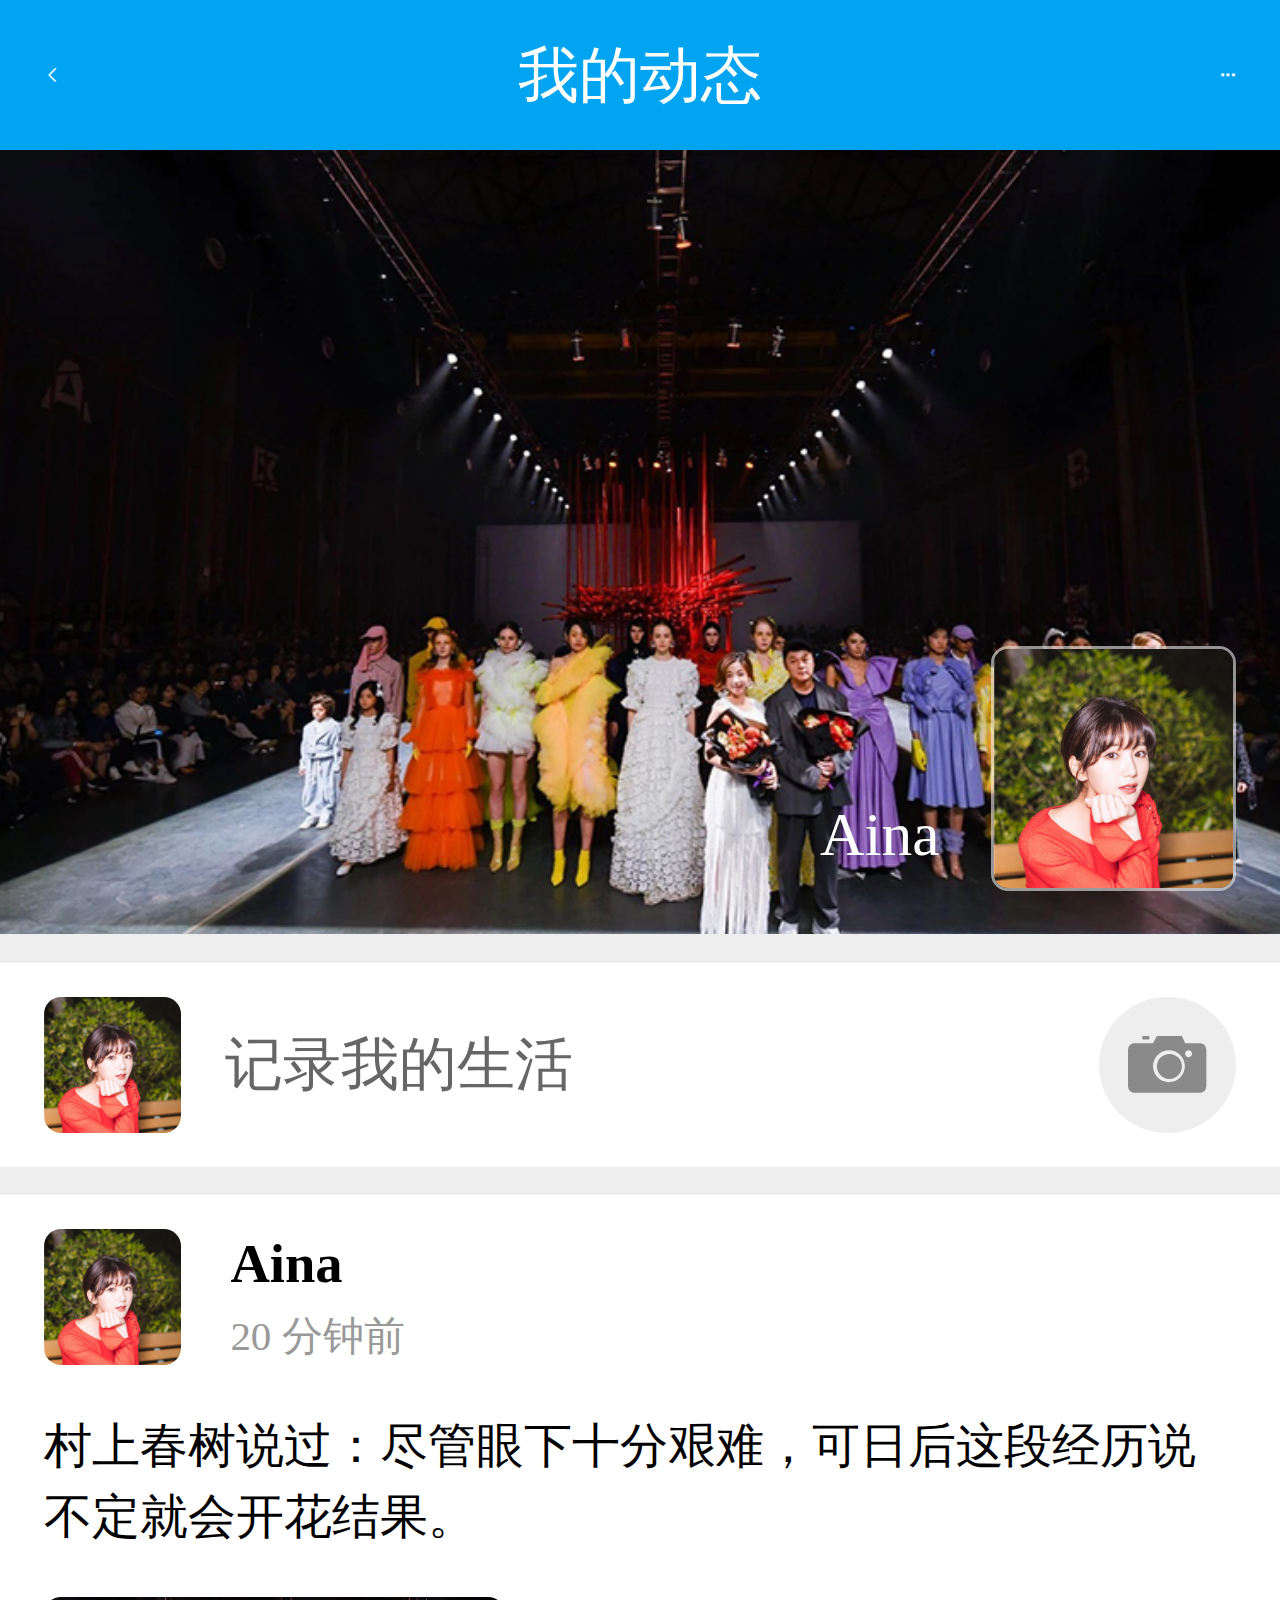
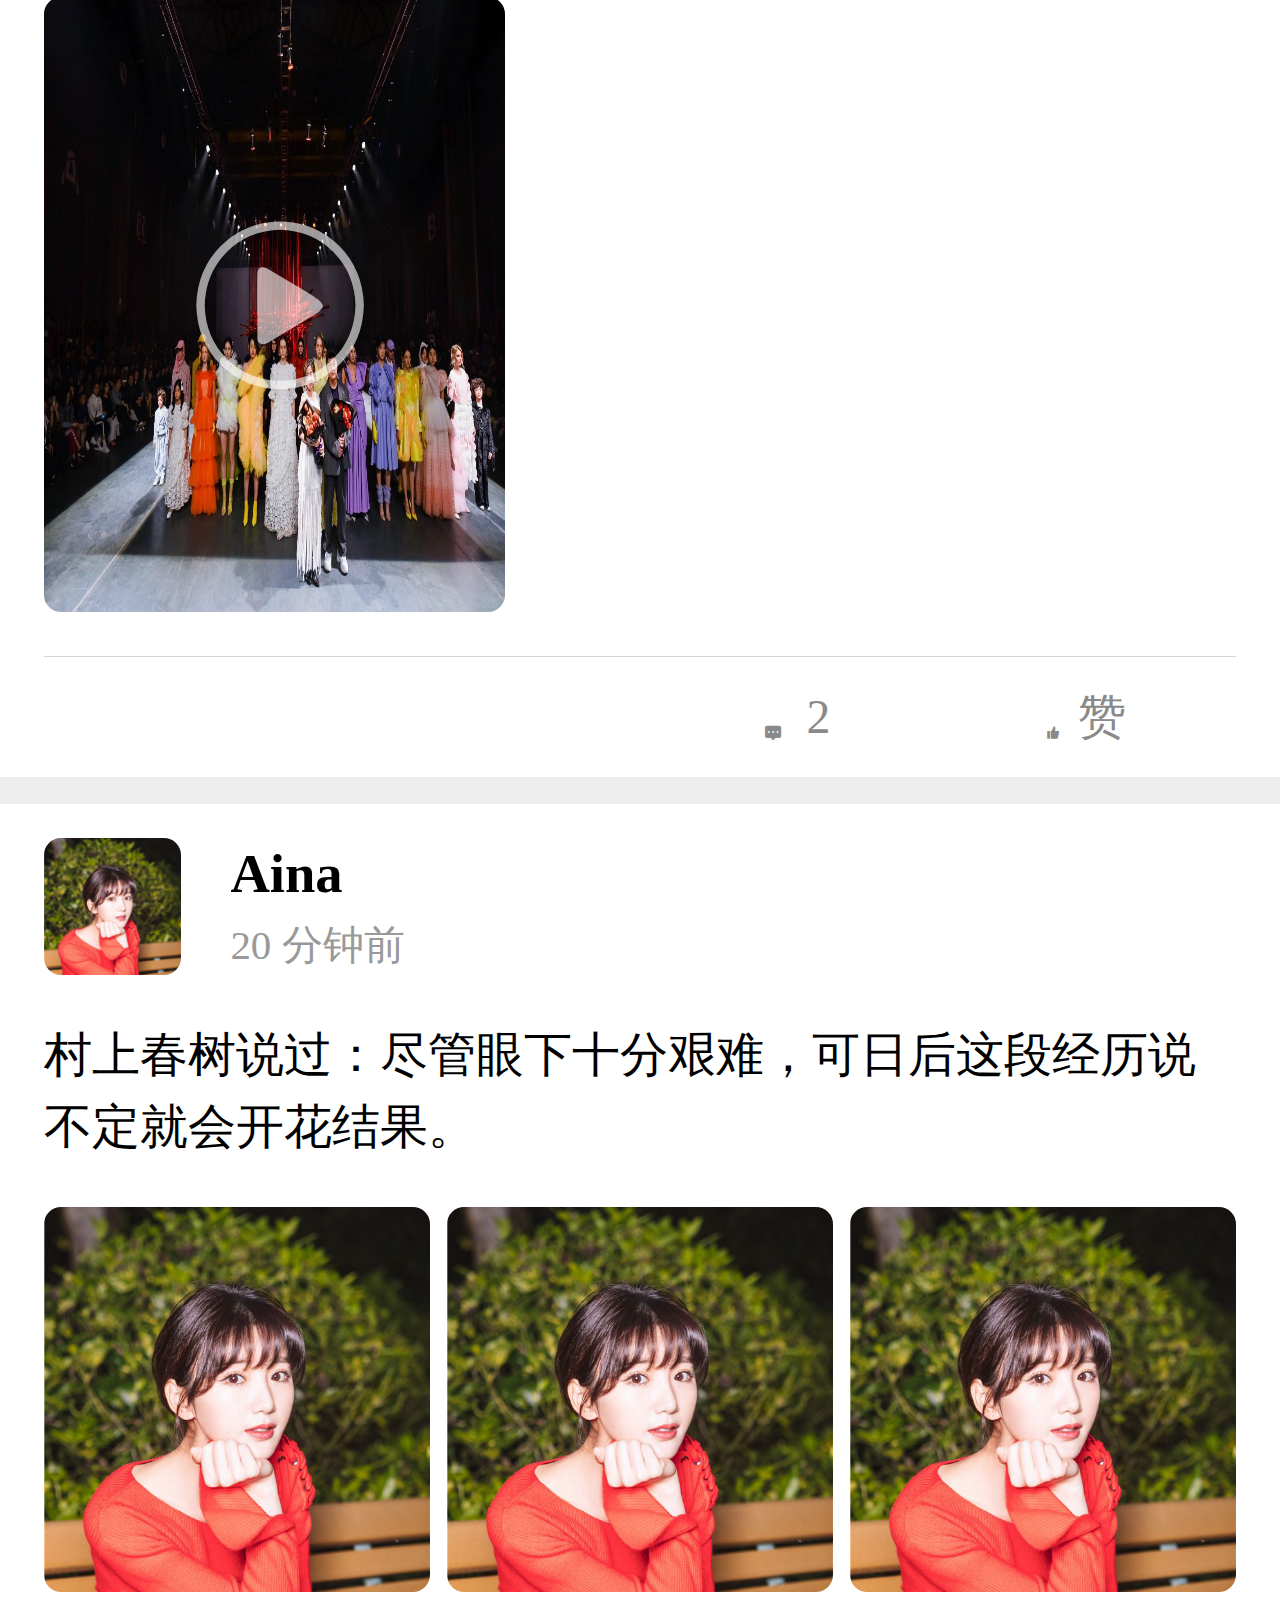
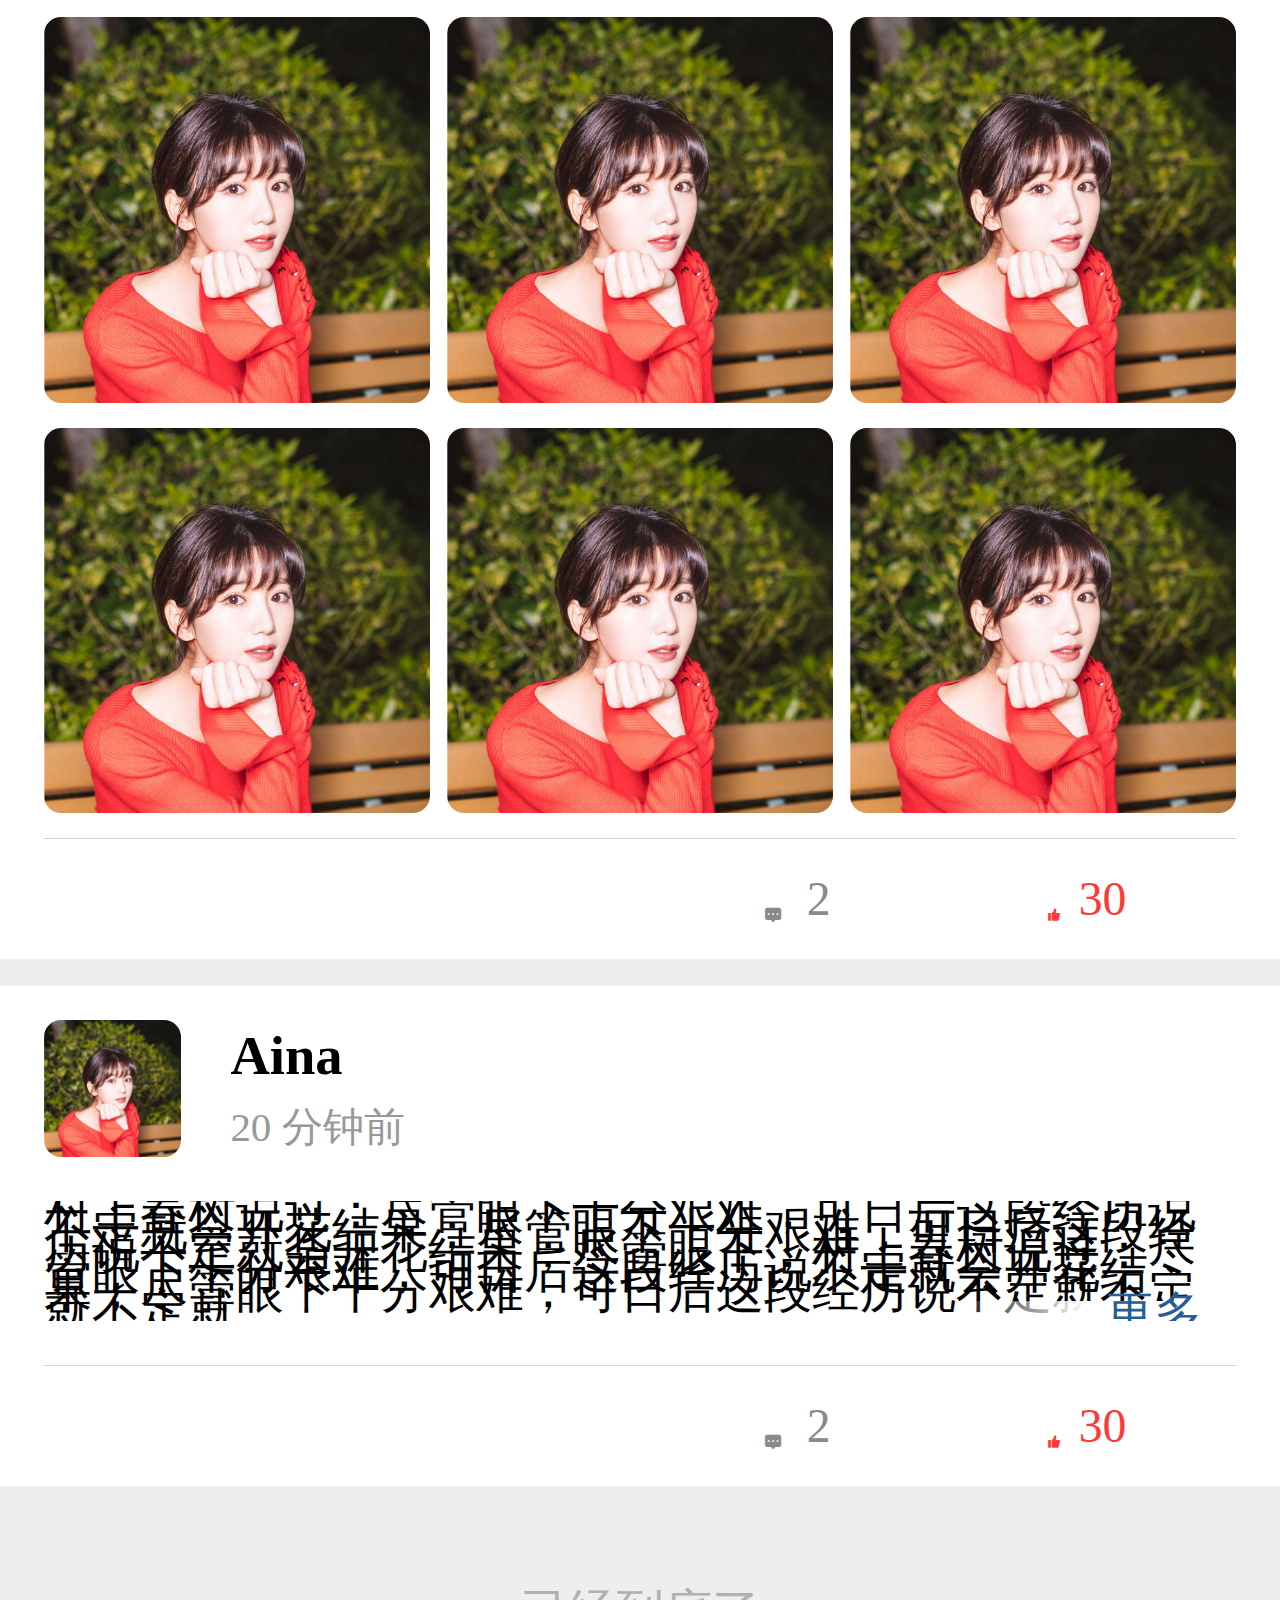
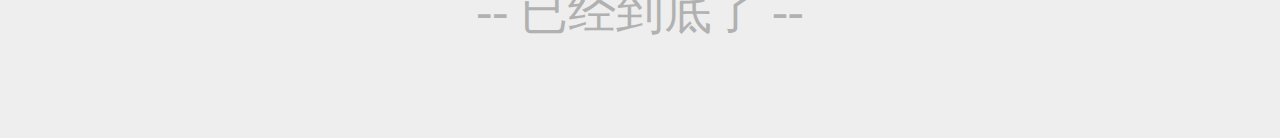
<file: index.html>
<!DOCTYPE html>
<html lang="en">
<head>
	<meta charset="UTF-8">
	<title>Document</title>
	<!-- 移动端meta预设 -->
	<meta name="viewport" content="width=device-width, initial-scale=1.0, maximum-scale=1.0, user-scalable=no, shrink-to-fit=no" >
	<meta name="format-detection" content="telephone=no" >

	<script src="js/rem.js"></script>
	<link rel="stylesheet" href="css/reset.css">
	<link rel="stylesheet" href="css/bass.css">
	<link rel="stylesheet" href="css/iconfont.css">
	<link rel="stylesheet" href="css/index.css">
</head>
<body>
	<!-- 头部导航 -->
	<div class="header-wrapper">
		<i class="iconfont icon-fanhui"></i>
		<span class="title">我的动态</span>
		<i class="iconfont icon-msnui-more" ></i>
	</div>
	
	<!-- 主体部分 -->
	<div class="main-wrapper">
		<!-- 背景图部分 -->
		<div class="my">
			<div class="my-bg">
				<img src="image/bg.png" alt="" style="width: 100%;height: 100%">
			</div>
			<div class="picture-wrapper">
				<span class="nickName">Aina</span>
				<img src="image/pic-header.jpg" alt="" style="width: 1.4rem;height: 1.4rem">
			</div>
		</div>
		
		<!-- 添加动态部分 -->
		<div class="add-wrapper">
			<img src="image/pic-header.jpg" alt="" style="width: .8rem;height: .8rem"><span class="text">记录我的生活</span>
			<span class="icon-wrapper"><i class="iconfont icon-ai-camera"></i></span>
		</div>

		<!-- 动态部分 -->
		<div class="item">
			<div class="header">
				<img src="image/pic-header.jpg" alt="" style="width: .8rem;height: .8rem">
				<div class="text">
					<span class="nickName">Aina</span>
					<span class="time">20 分钟前</span>
				</div> 
			</div>

			<div class="content">
				村上春树说过：尽管眼下十分艰难，可日后这段经历说不定就会开花结果。
			</div>

			<div class="video">
				<img src="image/video.jpeg" alt="" style="width: 2.7rem;height: 3.6rem">
				<i class="iconfont icon-bofang"></i>
			</div>

			<div class="like-wrapper">
				<span class="comment">
					<i class="iconfont icon-pinglun"></i><span class="count">2</span>
				</span>
				<span class="like">
					<i class="iconfont icon-dianzan1"></i><span class="count">赞</span>
				</span>
			</div>
		</div>

		<!-- 九图部分 -->
		<div class="item">
			<div class="header">
				<img src="image/pic-header.jpg" alt="" style="width: .8rem;height: .8rem">
				<div class="text">
					<span class="nickName">Aina</span>
					<span class="time">20 分钟前</span>
				</div> 
			</div>

			<div class="content">
				村上春树说过：尽管眼下十分艰难，可日后这段经历说不定就会开花结果。
			</div>
			<div class="picture-9">
				<ul>
					<li><img src="image/pic-header.jpg" alt="" style="width: 2.26rem;height: 2.26rem"></li>
					<li><img src="image/pic-header.jpg" alt="" style="width: 2.26rem;height: 2.26rem"></li>
					<li><img src="image/pic-header.jpg" alt="" style="width: 2.26rem;height: 2.26rem"></li>
					<li><img src="image/pic-header.jpg" alt="" style="width: 2.26rem;height: 2.26rem"></li>
					<li><img src="image/pic-header.jpg" alt="" style="width: 2.26rem;height: 2.26rem"></li>
					<li><img src="image/pic-header.jpg" alt="" style="width: 2.26rem;height: 2.26rem"></li>
					<li><img src="image/pic-header.jpg" alt="" style="width: 2.26rem;height: 2.26rem"></li>
					<li><img src="image/pic-header.jpg" alt="" style="width: 2.26rem;height: 2.26rem"></li>
					<li><img src="image/pic-header.jpg" alt="" style="width: 2.26rem;height: 2.26rem"></li>

				</ul>
			</div>
			<div class="like-wrapper">
				<span class="comment">
					<i class="iconfont icon-pinglun"></i><span class="count">2</span>
				</span>
				<span class="like current">
					<i class="iconfont icon-dianzan1"></i><span class="count">30</span>
				</span>
			</div>
		</div>

		<!-- 全文字部分 -->
		<div class="item">
			<div class="header">
				<img src="image/pic-header.jpg" alt="" style="width: .8rem;height: .8rem">
				<div class="text">
					<span class="nickName">Aina</span>
					<span class="time">20 分钟前</span>
				</div> 
			</div>

			<div class="content-more">
				村上春树说过：尽管眼下十分艰难，可日后这段经历说不定就会开花结果；尽管眼下十分艰难，可日后这段经历说不定就会开花结果；尽管眼下，村上春树说过：尽管眼下十分艰难，可日后这段经历说不定就会开花结果；尽管眼下十分艰难，可日后这段经历说不定就不定就不定就
				<span class="more">更多</span>
			</div>
			<div class="like-wrapper">
				<span class="comment">
					<i class="iconfont icon-pinglun"></i><span class="count">2</span>
				</span>
				<span class="like current">
					<i class="iconfont icon-dianzan1"></i><span class="count">30</span>
				</span>
			</div>
		</div>

		<div class="footer">
			-- 已经到底了 --
		</div>

	</div>
</body>
</html>
</file>
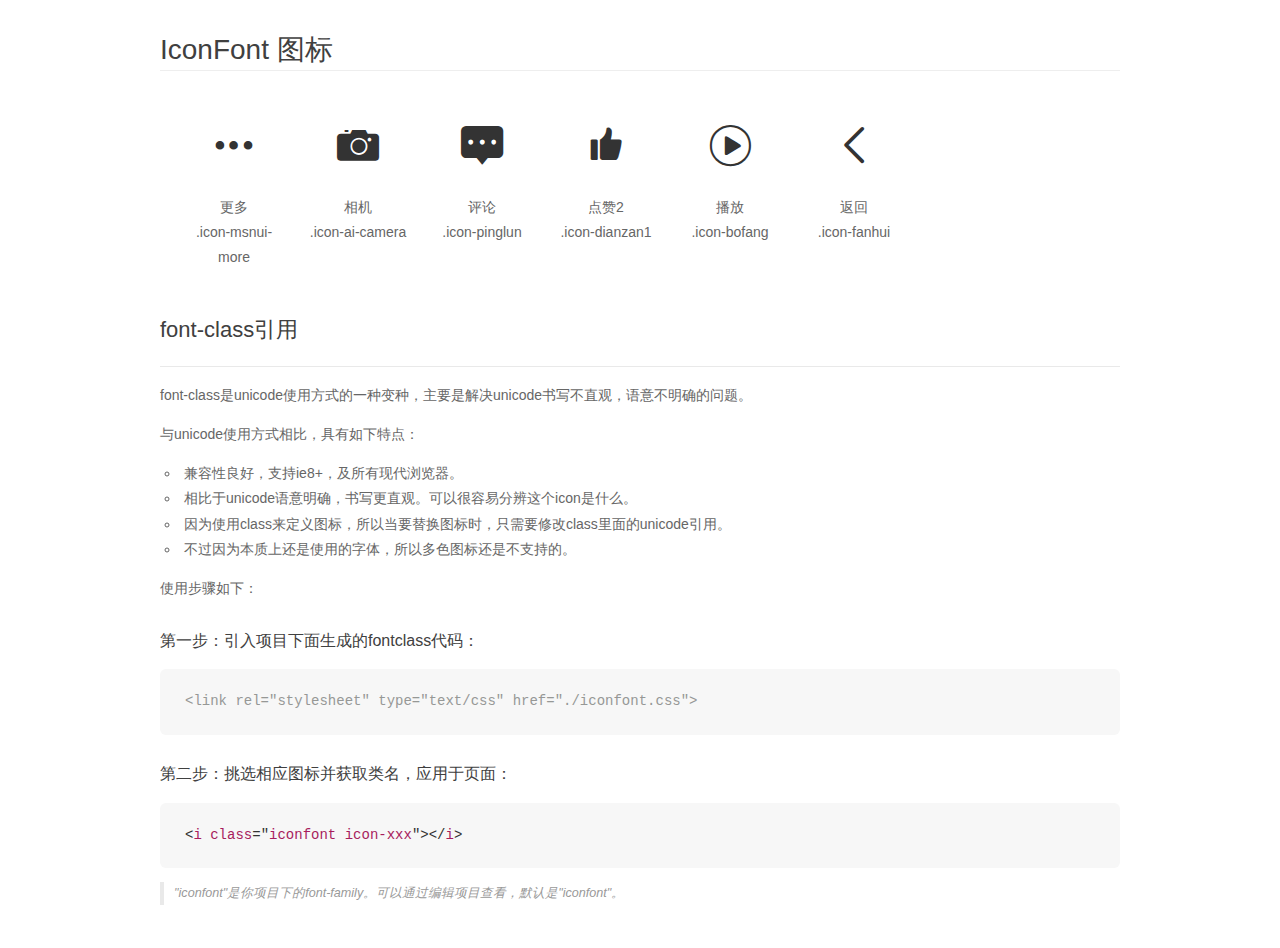
<file: iconfont/demo_fontclass.html>
<!DOCTYPE html>
<html>
<head>
    <meta charset="utf-8"/>
    <title>IconFont</title>
    <link rel="stylesheet" href="demo.css">
    <link rel="stylesheet" href="iconfont.css">
</head>
<body>
    <div class="main markdown">
        <h1>IconFont 图标</h1>
        <ul class="icon_lists clear">
            
                <li>
                <i class="icon iconfont icon-msnui-more"></i>
                    <div class="name">更多</div>
                    <div class="fontclass">.icon-msnui-more</div>
                </li>
            
                <li>
                <i class="icon iconfont icon-ai-camera"></i>
                    <div class="name">相机</div>
                    <div class="fontclass">.icon-ai-camera</div>
                </li>
            
                <li>
                <i class="icon iconfont icon-pinglun"></i>
                    <div class="name">评论</div>
                    <div class="fontclass">.icon-pinglun</div>
                </li>
            
                <li>
                <i class="icon iconfont icon-dianzan1"></i>
                    <div class="name">点赞2</div>
                    <div class="fontclass">.icon-dianzan1</div>
                </li>
            
                <li>
                <i class="icon iconfont icon-bofang"></i>
                    <div class="name">播放</div>
                    <div class="fontclass">.icon-bofang</div>
                </li>
            
                <li>
                <i class="icon iconfont icon-fanhui"></i>
                    <div class="name">返回</div>
                    <div class="fontclass">.icon-fanhui</div>
                </li>
            
        </ul>

        <h2 id="font-class-">font-class引用</h2>
        <hr>

        <p>font-class是unicode使用方式的一种变种，主要是解决unicode书写不直观，语意不明确的问题。</p>
        <p>与unicode使用方式相比，具有如下特点：</p>
        <ul>
        <li>兼容性良好，支持ie8+，及所有现代浏览器。</li>
        <li>相比于unicode语意明确，书写更直观。可以很容易分辨这个icon是什么。</li>
        <li>因为使用class来定义图标，所以当要替换图标时，只需要修改class里面的unicode引用。</li>
        <li>不过因为本质上还是使用的字体，所以多色图标还是不支持的。</li>
        </ul>
        <p>使用步骤如下：</p>
        <h3 id="-fontclass-">第一步：引入项目下面生成的fontclass代码：</h3>


        <pre><code class="lang-js hljs javascript"><span class="hljs-comment">&lt;link rel="stylesheet" type="text/css" href="./iconfont.css"&gt;</span></code></pre>
        <h3 id="-">第二步：挑选相应图标并获取类名，应用于页面：</h3>
        <pre><code class="lang-css hljs">&lt;<span class="hljs-selector-tag">i</span> <span class="hljs-selector-tag">class</span>="<span class="hljs-selector-tag">iconfont</span> <span class="hljs-selector-tag">icon-xxx</span>"&gt;&lt;/<span class="hljs-selector-tag">i</span>&gt;</code></pre>
        <blockquote>
        <p>"iconfont"是你项目下的font-family。可以通过编辑项目查看，默认是"iconfont"。</p>
        </blockquote>
    </div>
</body>
</html>
</file>
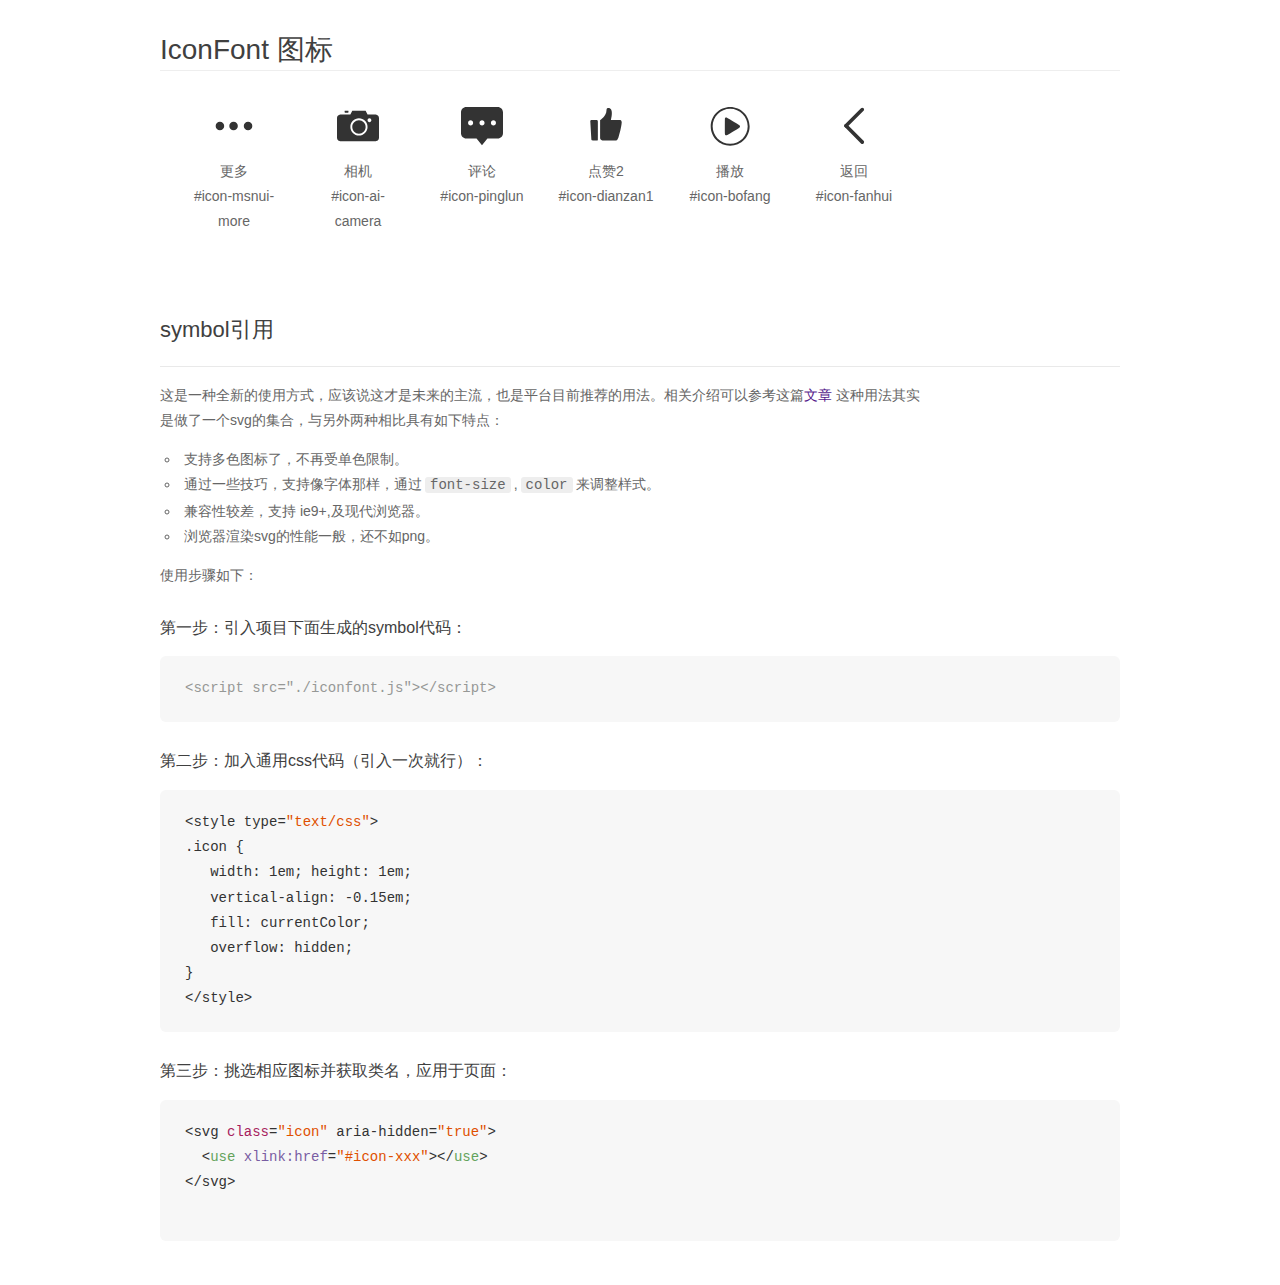
<file: iconfont/demo_symbol.html>
<!DOCTYPE html>
<html>
<head>
    <meta charset="utf-8"/>
    <title>IconFont</title>
    <link rel="stylesheet" href="demo.css">
    <script src="iconfont.js"></script>

    <style type="text/css">
        .icon {
          /* 通过设置 font-size 来改变图标大小 */
          width: 1em; height: 1em;
          /* 图标和文字相邻时，垂直对齐 */
          vertical-align: -0.15em;
          /* 通过设置 color 来改变 SVG 的颜色/fill */
          fill: currentColor;
          /* path 和 stroke 溢出 viewBox 部分在 IE 下会显示
             normalize.css 中也包含这行 */
          overflow: hidden;
        }

    </style>
</head>
<body>
    <div class="main markdown">
        <h1>IconFont 图标</h1>
        <ul class="icon_lists clear">
            
                <li>
                    <svg class="icon" aria-hidden="true">
                        <use xlink:href="#icon-msnui-more"></use>
                    </svg>
                    <div class="name">更多</div>
                    <div class="fontclass">#icon-msnui-more</div>
                </li>
            
                <li>
                    <svg class="icon" aria-hidden="true">
                        <use xlink:href="#icon-ai-camera"></use>
                    </svg>
                    <div class="name">相机</div>
                    <div class="fontclass">#icon-ai-camera</div>
                </li>
            
                <li>
                    <svg class="icon" aria-hidden="true">
                        <use xlink:href="#icon-pinglun"></use>
                    </svg>
                    <div class="name">评论</div>
                    <div class="fontclass">#icon-pinglun</div>
                </li>
            
                <li>
                    <svg class="icon" aria-hidden="true">
                        <use xlink:href="#icon-dianzan1"></use>
                    </svg>
                    <div class="name">点赞2</div>
                    <div class="fontclass">#icon-dianzan1</div>
                </li>
            
                <li>
                    <svg class="icon" aria-hidden="true">
                        <use xlink:href="#icon-bofang"></use>
                    </svg>
                    <div class="name">播放</div>
                    <div class="fontclass">#icon-bofang</div>
                </li>
            
                <li>
                    <svg class="icon" aria-hidden="true">
                        <use xlink:href="#icon-fanhui"></use>
                    </svg>
                    <div class="name">返回</div>
                    <div class="fontclass">#icon-fanhui</div>
                </li>
            
        </ul>


        <h2 id="symbol-">symbol引用</h2>
        <hr>

        <p>这是一种全新的使用方式，应该说这才是未来的主流，也是平台目前推荐的用法。相关介绍可以参考这篇<a href="">文章</a>
        这种用法其实是做了一个svg的集合，与另外两种相比具有如下特点：</p>
        <ul>
          <li>支持多色图标了，不再受单色限制。</li>
          <li>通过一些技巧，支持像字体那样，通过<code>font-size</code>,<code>color</code>来调整样式。</li>
          <li>兼容性较差，支持 ie9+,及现代浏览器。</li>
          <li>浏览器渲染svg的性能一般，还不如png。</li>
        </ul>
        <p>使用步骤如下：</p>
        <h3 id="-symbol-">第一步：引入项目下面生成的symbol代码：</h3>
        <pre><code class="lang-js hljs javascript"><span class="hljs-comment">&lt;script src="./iconfont.js"&gt;&lt;/script&gt;</span></code></pre>
        <h3 id="-css-">第二步：加入通用css代码（引入一次就行）：</h3>
        <pre><code class="lang-js hljs javascript">&lt;style type=<span class="hljs-string">"text/css"</span>&gt;
.icon {
   width: <span class="hljs-number">1</span>em; height: <span class="hljs-number">1</span>em;
   vertical-align: <span class="hljs-number">-0.15</span>em;
   fill: currentColor;
   overflow: hidden;
}
&lt;<span class="hljs-regexp">/style&gt;</span></code></pre>
        <h3 id="-">第三步：挑选相应图标并获取类名，应用于页面：</h3>
        <pre><code class="lang-js hljs javascript">&lt;svg <span class="hljs-class"><span class="hljs-keyword">class</span></span>=<span class="hljs-string">"icon"</span> aria-hidden=<span class="hljs-string">"true"</span>&gt;<span class="xml"><span class="hljs-tag">
  &lt;<span class="hljs-name">use</span> <span class="hljs-attr">xlink:href</span>=<span class="hljs-string">"#icon-xxx"</span>&gt;</span><span class="hljs-tag">&lt;/<span class="hljs-name">use</span>&gt;</span>
</span>&lt;<span class="hljs-regexp">/svg&gt;
        </span></code></pre>
    </div>
</body>
</html>
</file>
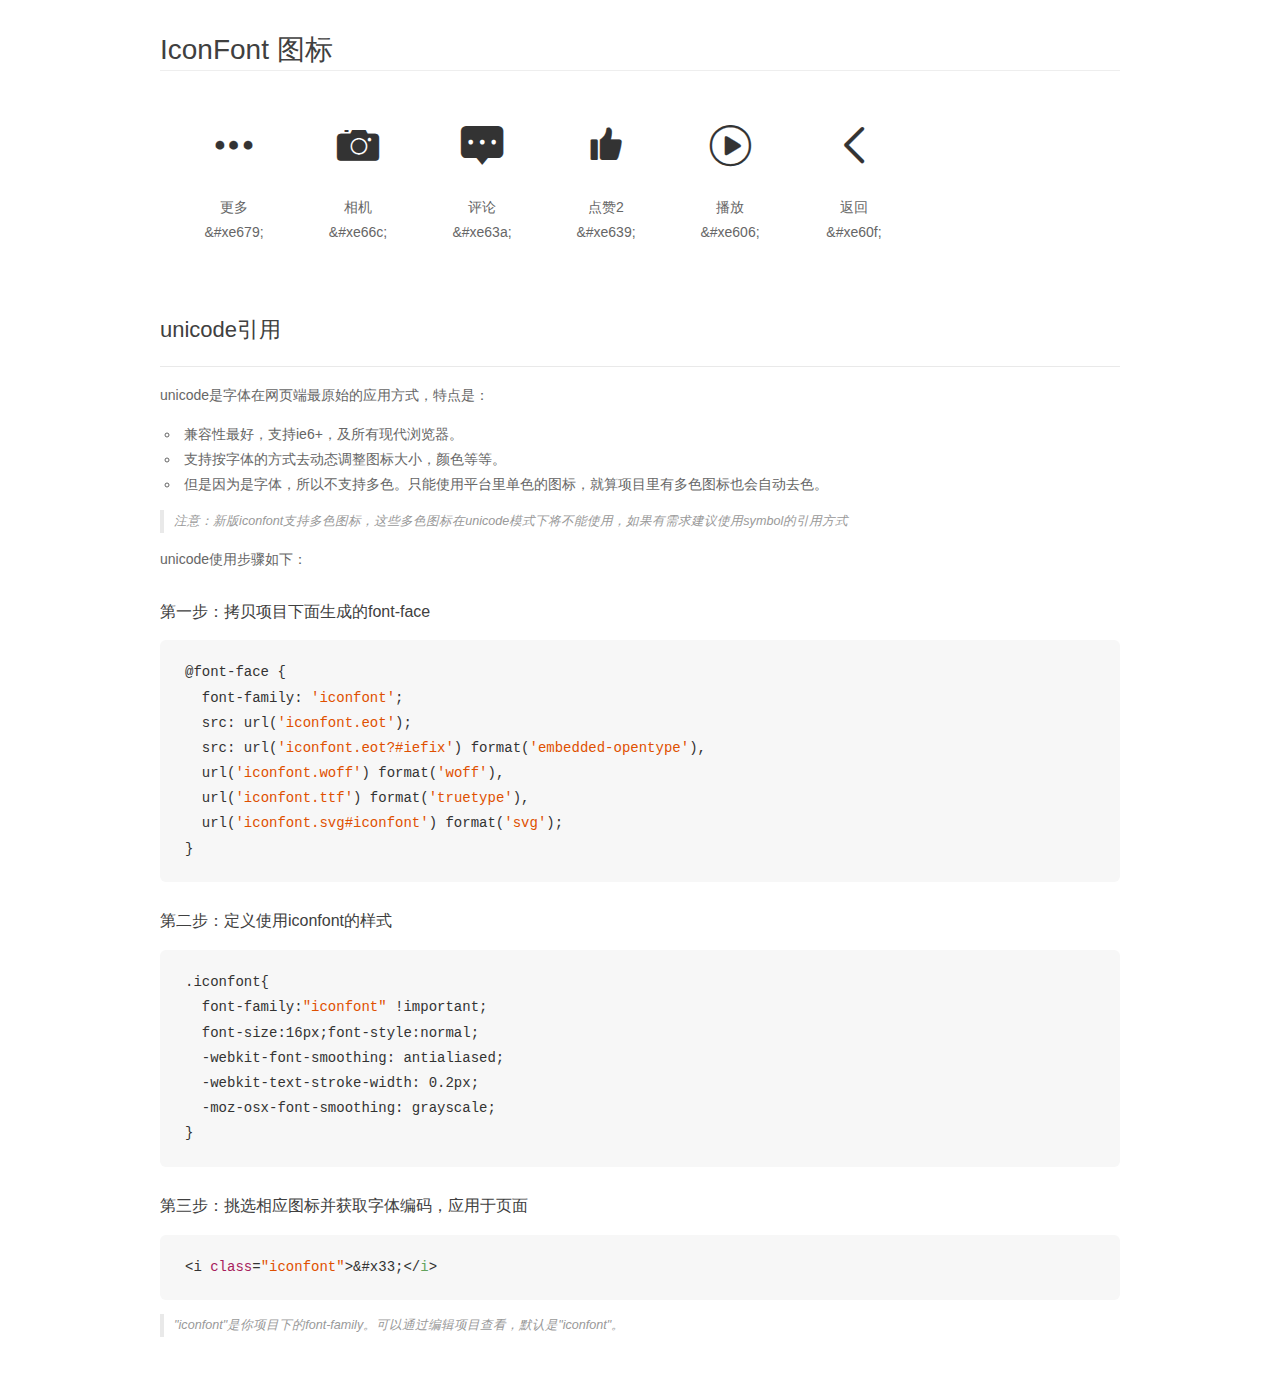
<file: iconfont/demo_unicode.html>
<!DOCTYPE html>
<html>
<head>
    <meta charset="utf-8"/>
    <title>IconFont</title>
    <link rel="stylesheet" href="demo.css">

    <style type="text/css">

        @font-face {font-family: "iconfont";
          src: url('iconfont.eot'); /* IE9*/
          src: url('iconfont.eot#iefix') format('embedded-opentype'), /* IE6-IE8 */
          url('iconfont.woff') format('woff'), /* chrome, firefox */
          url('iconfont.ttf') format('truetype'), /* chrome, firefox, opera, Safari, Android, iOS 4.2+*/
          url('iconfont.svg#iconfont') format('svg'); /* iOS 4.1- */
        }

        .iconfont {
          font-family:"iconfont" !important;
          font-size:16px;
          font-style:normal;
          -webkit-font-smoothing: antialiased;
          -webkit-text-stroke-width: 0.2px;
          -moz-osx-font-smoothing: grayscale;
        }

    </style>
</head>
<body>
    <div class="main markdown">
        <h1>IconFont 图标</h1>
        <ul class="icon_lists clear">
            
                <li>
                <i class="icon iconfont">&#xe679;</i>
                    <div class="name">更多</div>
                    <div class="code">&amp;#xe679;</div>
                </li>
            
                <li>
                <i class="icon iconfont">&#xe66c;</i>
                    <div class="name">相机</div>
                    <div class="code">&amp;#xe66c;</div>
                </li>
            
                <li>
                <i class="icon iconfont">&#xe63a;</i>
                    <div class="name">评论</div>
                    <div class="code">&amp;#xe63a;</div>
                </li>
            
                <li>
                <i class="icon iconfont">&#xe639;</i>
                    <div class="name">点赞2</div>
                    <div class="code">&amp;#xe639;</div>
                </li>
            
                <li>
                <i class="icon iconfont">&#xe606;</i>
                    <div class="name">播放</div>
                    <div class="code">&amp;#xe606;</div>
                </li>
            
                <li>
                <i class="icon iconfont">&#xe60f;</i>
                    <div class="name">返回</div>
                    <div class="code">&amp;#xe60f;</div>
                </li>
            
        </ul>
        <h2 id="unicode-">unicode引用</h2>
        <hr>

        <p>unicode是字体在网页端最原始的应用方式，特点是：</p>
        <ul>
        <li>兼容性最好，支持ie6+，及所有现代浏览器。</li>
        <li>支持按字体的方式去动态调整图标大小，颜色等等。</li>
        <li>但是因为是字体，所以不支持多色。只能使用平台里单色的图标，就算项目里有多色图标也会自动去色。</li>
        </ul>
        <blockquote>
        <p>注意：新版iconfont支持多色图标，这些多色图标在unicode模式下将不能使用，如果有需求建议使用symbol的引用方式</p>
        </blockquote>
        <p>unicode使用步骤如下：</p>
        <h3 id="-font-face">第一步：拷贝项目下面生成的font-face</h3>
        <pre><code class="lang-js hljs javascript">@font-face {
  font-family: <span class="hljs-string">'iconfont'</span>;
  src: url(<span class="hljs-string">'iconfont.eot'</span>);
  src: url(<span class="hljs-string">'iconfont.eot?#iefix'</span>) format(<span class="hljs-string">'embedded-opentype'</span>),
  url(<span class="hljs-string">'iconfont.woff'</span>) format(<span class="hljs-string">'woff'</span>),
  url(<span class="hljs-string">'iconfont.ttf'</span>) format(<span class="hljs-string">'truetype'</span>),
  url(<span class="hljs-string">'iconfont.svg#iconfont'</span>) format(<span class="hljs-string">'svg'</span>);
}
</code></pre>
        <h3 id="-iconfont-">第二步：定义使用iconfont的样式</h3>
        <pre><code class="lang-js hljs javascript">.iconfont{
  font-family:<span class="hljs-string">"iconfont"</span> !important;
  font-size:<span class="hljs-number">16</span>px;font-style:normal;
  -webkit-font-smoothing: antialiased;
  -webkit-text-stroke-width: <span class="hljs-number">0.2</span>px;
  -moz-osx-font-smoothing: grayscale;
}
</code></pre>
        <h3 id="-">第三步：挑选相应图标并获取字体编码，应用于页面</h3>
        <pre><code class="lang-js hljs javascript">&lt;i <span class="hljs-class"><span class="hljs-keyword">class</span></span>=<span class="hljs-string">"iconfont"</span>&gt;&amp;#x33;<span class="xml"><span class="hljs-tag">&lt;/<span class="hljs-name">i</span>&gt;</span></span></code></pre>

        <blockquote>
        <p>"iconfont"是你项目下的font-family。可以通过编辑项目查看，默认是"iconfont"。</p>
        </blockquote>
    </div>


</body>
</html>
</file>
<file: css/bass.css>
body {
  font-size: .28rem;
  background-color: #eee; 
}
</file>
<file: css/iconfont.css>
@font-face {font-family: "iconfont";
  src: url('iconfont.eot?t=1530501100533'); /* IE9*/
  src: url('iconfont.eot?t=1530501100533#iefix') format('embedded-opentype'), /* IE6-IE8 */
  url('[data-uri]') format('woff'),
  url('iconfont.ttf?t=1530501100533') format('truetype'), /* chrome, firefox, opera, Safari, Android, iOS 4.2+*/
  url('iconfont.svg?t=1530501100533#iconfont') format('svg'); /* iOS 4.1- */
}

.iconfont {
  font-family:"iconfont" !important;
  font-size:16px;
  font-style:normal;
  -webkit-font-smoothing: antialiased;
  -moz-osx-font-smoothing: grayscale;
}

.icon-msnui-more:before { content: "\e679"; }

.icon-ai-camera:before { content: "\e66c"; }

.icon-pinglun:before { content: "\e63a"; }

.icon-dianzan1:before { content: "\e639"; }

.icon-bofang:before { content: "\e606"; }

.icon-fanhui:before { content: "\e60f"; }
</file>
<file: css/index.css>
.header-wrapper {
  position: fixed;
  top: 0;
  left: 0;
  z-index: 100;
  width: 100%;
  height: .88rem;
  color: #fff;
  font-size: .36rem;
  text-align: center;
  line-height: .88rem;
  background-color: #00a4f1; }

.header-wrapper .icon-fanhui {
  float: left;
  margin-left: .26rem; }

.header-wrapper .icon-msnui-more {
  float: right;
  margin-right: .26rem; }

.my {
  position: relative;
  width: 100%;
  height: 4.6rem;
  margin-top: .88rem;
  margin-bottom: .16rem; }

.my .picture-wrapper {
  display: -webkit-box;
  display: -ms-flexbox;
  display: flex;
  -webkit-box-align: end;
      -ms-flex-align: end;
          align-items: flex-end;
  position: absolute;
  right: .26rem;
  bottom: .26rem; }

.my .nickName {
  padding: 0 0.3rem 0.15rem 0;
  font-size: .36rem;
  font-weight: 500;
  color: #fff; }

.my .picture-wrapper img {
  border: 3px solid rgba(238, 238, 238, 0.6);
  border-radius: .1rem; }

.main-wrapper {
  width: 100%; }

.add-wrapper {
  display: -webkit-box;
  display: -ms-flexbox;
  display: flex;
  -webkit-box-align: center;
      -ms-flex-align: center;
          align-items: center;
  line-height: 1.2rem;
  height: 1.2rem;
  padding: 0 .26rem;
  margin-bottom: .16rem;
  background-color: #fff; }

.add-wrapper img {
  border-radius: .1rem; }

.add-wrapper .text {
  -webkit-box-flex: 1;
      -ms-flex-positive: 1;
          flex-grow: 1;
  color: #666;
  font-size: .34rem;
  margin-left: .26rem; }

.add-wrapper .icon-wrapper {
  float: right;
  display: -webkit-box;
  display: -ms-flexbox;
  display: flex;
  -webkit-box-align: center;
      -ms-flex-align: center;
          align-items: center;
  -ms-flex-negative: 0;
      flex-shrink: 0;
  -webkit-box-pack: center;
      -ms-flex-pack: center;
          justify-content: center;
  width: .8rem;
  height: .8rem;
  border-radius: 50%;
  background-color: #eee; }

.icon-wrapper .iconfont {
  color: #8a8a8a;
  font-size: .46rem; }

.item {
  padding: .2rem .26rem 0 .26rem;
  margin-bottom: .16rem;
  background-color: #fff; }

.item .header {
  height: .8rem;
  margin-bottom: .26rem; }

.item .header img {
  border-radius: .1rem; }

.item .header .text {
  position: relative;
  display: inline-block;
  vertical-align: top;
  height: 100%;
  width: 1.8rem; }

.text .nickName {
  position: absolute;
  left: .22rem;
  top: .05rem;
  font-size: .32rem;
  font-weight: 700; }

.text .time {
  position: absolute;
  left: .22rem;
  bottom: .05rem;
  font-size: .24rem;
  color: #999; }

.content {
  margin-bottom: .26rem;
  line-height: 1.5; }

.video {
  position: relative;
  width: 2.7rem;
  height: 3.6rem;
  margin-bottom: .26rem; }

.video img {
  border-radius: .1rem; }

.video .icon-bofang {
  position: absolute;
  top: 50%;
  left: 50%;
  margin: -.5rem 0 0 -.5rem;
  color: rgba(255, 255, 255, 0.6);
  font-size: 1rem; }

.like-wrapper {
  display: -webkit-box;
  display: -ms-flexbox;
  display: flex;
  -webkit-box-align: center;
      -ms-flex-align: center;
          align-items: center;
  -webkit-box-pack: end;
      -ms-flex-pack: end;
          justify-content: flex-end;
  height: .7rem;
  border-top: .01rem solid #d5d5d5;
  color: #8a8a8a; }

.like-wrapper .like {
  display: -webkit-box;
  display: -ms-flexbox;
  display: flex;
  -webkit-box-align: end;
      -ms-flex-align: end;
          align-items: flex-end;
  margin-right: .64rem; }

.like-wrapper .comment {
  display: -webkit-box;
  display: -ms-flexbox;
  display: flex;
  -webkit-box-align: end;
      -ms-flex-align: end;
          align-items: flex-end;
  margin-right: 1.26rem; }

.comment .count {
  margin-left: .15rem; }

.like .count {
  margin-left: .1rem; }

.picture-9 ul {
  display: -webkit-box;
  display: -ms-flexbox;
  display: flex;
  -webkit-box-orient: horizontal;
  -webkit-box-direction: normal;
      -ms-flex-direction: row;
          flex-direction: row;
  -ms-flex-wrap: wrap;
      flex-wrap: wrap;
  -webkit-box-pack: justify;
      -ms-flex-pack: justify;
          justify-content: space-between; }

.picture-9 li {
  list-style: none;
  margin: 0 0 .1rem 0; }

.picture-9 li img {
  border-radius: .1rem; }

.content-more {
  position: relative;
  line-height: 20px;
  max-height: 2rem;
  overflow: hidden;
  margin-bottom: .26rem; }

.content-more::after {
  content: "\02026";
  position: absolute;
  bottom: 0;
  right: .2rem;
  padding: 0 .6rem;
  background: -webkit-gradient(linear, left top, right top, from(transparent), color-stop(55%, #fff));
  background: linear-gradient(to right, transparent, #fff 55%); }

.content-more .more {
  position: absolute;
  right: .2rem;
  bottom: -.02rem;
  z-index: 10;
  color: #285c95; }

.footer {
  margin: .6rem 0;
  font-size: .28rem;
  color: #b1b1b1;
  text-align: center; }

.current {
  color: #ff3838; }

/*# sourceMappingURL=index.css.map */
</file>
<file: iconfont/iconfont.css>
@font-face {font-family: "iconfont";
  src: url('iconfont.eot?t=1530501100533'); /* IE9*/
  src: url('iconfont.eot?t=1530501100533#iefix') format('embedded-opentype'), /* IE6-IE8 */
  url('[data-uri]') format('woff'),
  url('iconfont.ttf?t=1530501100533') format('truetype'), /* chrome, firefox, opera, Safari, Android, iOS 4.2+*/
  url('iconfont.svg?t=1530501100533#iconfont') format('svg'); /* iOS 4.1- */
}

.iconfont {
  font-family:"iconfont" !important;
  font-size:16px;
  font-style:normal;
  -webkit-font-smoothing: antialiased;
  -moz-osx-font-smoothing: grayscale;
}

.icon-msnui-more:before { content: "\e679"; }

.icon-ai-camera:before { content: "\e66c"; }

.icon-pinglun:before { content: "\e63a"; }

.icon-dianzan1:before { content: "\e639"; }

.icon-bofang:before { content: "\e606"; }

.icon-fanhui:before { content: "\e60f"; }
</file>
<file: iconfont/demo.css>
*{margin: 0;padding: 0;list-style: none;}
/*
KISSY CSS Reset
理念：1. reset 的目的不是清除浏览器的默认样式，这仅是部分工作。清除和重置是紧密不可分的。
2. reset 的目的不是让默认样式在所有浏览器下一致，而是减少默认样式有可能带来的问题。
3. reset 期望提供一套普适通用的基础样式。但没有银弹，推荐根据具体需求，裁剪和修改后再使用。
特色：1. 适应中文；2. 基于最新主流浏览器。
维护：玉伯<lifesinger@gmail.com>, 正淳<ragecarrier@gmail.com>
 */

/** 清除内外边距 **/
body, h1, h2, h3, h4, h5, h6, hr, p, blockquote, /* structural elements 结构元素 */
dl, dt, dd, ul, ol, li, /* list elements 列表元素 */
pre, /* text formatting elements 文本格式元素 */
form, fieldset, legend, button, input, textarea, /* form elements 表单元素 */
th, td /* table elements 表格元素 */ {
  margin: 0;
  padding: 0;
}

/** 设置默认字体 **/
body,
button, input, select, textarea /* for ie */ {
  font: 12px/1.5 tahoma, arial, \5b8b\4f53, sans-serif;
}
h1, h2, h3, h4, h5, h6 { font-size: 100%; }
address, cite, dfn, em, var { font-style: normal; } /* 将斜体扶正 */
code, kbd, pre, samp { font-family: courier new, courier, monospace; } /* 统一等宽字体 */
small { font-size: 12px; } /* 小于 12px 的中文很难阅读，让 small 正常化 */

/** 重置列表元素 **/
ul, ol { list-style: none; }

/** 重置文本格式元素 **/
a { text-decoration: none; }
a:hover { text-decoration: underline; }


/** 重置表单元素 **/
legend { color: #000; } /* for ie6 */
fieldset, img { border: 0; } /* img 搭车：让链接里的 img 无边框 */
button, input, select, textarea { font-size: 100%; } /* 使得表单元素在 ie 下能继承字体大小 */
/* 注：optgroup 无法扶正 */

/** 重置表格元素 **/
table { border-collapse: collapse; border-spacing: 0; }

/* 清除浮动 */
.ks-clear:after, .clear:after {
  content: '\20';
  display: block;
  height: 0;
  clear: both;
}
.ks-clear, .clear {
  *zoom: 1;
}

.main {
  padding: 30px 100px;
width: 960px;
margin: 0 auto;
}
.main h1{font-size:36px; color:#333; text-align:left;margin-bottom:30px; border-bottom: 1px solid #eee;}

.helps{margin-top:40px;}
.helps pre{
  padding:20px;
  margin:10px 0;
  border:solid 1px #e7e1cd;
  background-color: #fffdef;
  overflow: auto;
}

.icon_lists{
  width: 100% !important;

}

.icon_lists li{
  float:left;
  width: 100px;
  height:180px;
  text-align: center;
  list-style: none !important;
}
.icon_lists .icon{
  font-size: 42px;
  line-height: 100px;
  margin: 10px 0;
  color:#333;
  -webkit-transition: font-size 0.25s ease-out 0s;
  -moz-transition: font-size 0.25s ease-out 0s;
  transition: font-size 0.25s ease-out 0s;

}
.icon_lists .icon:hover{
  font-size: 100px;
}



.markdown {
  color: #666;
  font-size: 14px;
  line-height: 1.8;
}

.highlight {
  line-height: 1.5;
}

.markdown img {
  vertical-align: middle;
  max-width: 100%;
}

.markdown h1 {
  color: #404040;
  font-weight: 500;
  line-height: 40px;
  margin-bottom: 24px;
}

.markdown h2,
.markdown h3,
.markdown h4,
.markdown h5,
.markdown h6 {
  color: #404040;
  margin: 1.6em 0 0.6em 0;
  font-weight: 500;
  clear: both;
}

.markdown h1 {
  font-size: 28px;
}

.markdown h2 {
  font-size: 22px;
}

.markdown h3 {
  font-size: 16px;
}

.markdown h4 {
  font-size: 14px;
}

.markdown h5 {
  font-size: 12px;
}

.markdown h6 {
  font-size: 12px;
}

.markdown hr {
  height: 1px;
  border: 0;
  background: #e9e9e9;
  margin: 16px 0;
  clear: both;
}

.markdown p,
.markdown pre {
  margin: 1em 0;
}

.markdown > p,
.markdown > blockquote,
.markdown > .highlight,
.markdown > ol,
.markdown > ul {
  width: 80%;
}

.markdown ul > li {
  list-style: circle;
}

.markdown > ul li,
.markdown blockquote ul > li {
  margin-left: 20px;
  padding-left: 4px;
}

.markdown > ul li p,
.markdown > ol li p {
  margin: 0.6em 0;
}

.markdown ol > li {
  list-style: decimal;
}

.markdown > ol li,
.markdown blockquote ol > li {
  margin-left: 20px;
  padding-left: 4px;
}

.markdown code {
  margin: 0 3px;
  padding: 0 5px;
  background: #eee;
  border-radius: 3px;
}

.markdown pre {
  border-radius: 6px;
  background: #f7f7f7;
  padding: 20px;
}

.markdown pre code {
  border: none;
  background: #f7f7f7;
  margin: 0;
}

.markdown strong,
.markdown b {
  font-weight: 600;
}

.markdown > table {
  border-collapse: collapse;
  border-spacing: 0px;
  empty-cells: show;
  border: 1px solid #e9e9e9;
  width: 95%;
  margin-bottom: 24px;
}

.markdown > table th {
  white-space: nowrap;
  color: #333;
  font-weight: 600;

}

.markdown > table th,
.markdown > table td {
  border: 1px solid #e9e9e9;
  padding: 8px 16px;
  text-align: left;
}

.markdown > table th {
  background: #F7F7F7;
}

.markdown blockquote {
  font-size: 90%;
  color: #999;
  border-left: 4px solid #e9e9e9;
  padding-left: 0.8em;
  margin: 1em 0;
  font-style: italic;
}

.markdown blockquote p {
  margin: 0;
}

.markdown .anchor {
  opacity: 0;
  transition: opacity 0.3s ease;
  margin-left: 8px;
}

.markdown .waiting {
  color: #ccc;
}

.markdown h1:hover .anchor,
.markdown h2:hover .anchor,
.markdown h3:hover .anchor,
.markdown h4:hover .anchor,
.markdown h5:hover .anchor,
.markdown h6:hover .anchor {
  opacity: 1;
  display: inline-block;
}

.markdown > br,
.markdown > p > br {
  clear: both;
}


.hljs {
  display: block;
  background: white;
  padding: 0.5em;
  color: #333333;
  overflow-x: auto;
}

.hljs-comment,
.hljs-meta {
  color: #969896;
}

.hljs-string,
.hljs-variable,
.hljs-template-variable,
.hljs-strong,
.hljs-emphasis,
.hljs-quote {
  color: #df5000;
}

.hljs-keyword,
.hljs-selector-tag,
.hljs-type {
  color: #a71d5d;
}

.hljs-literal,
.hljs-symbol,
.hljs-bullet,
.hljs-attribute {
  color: #0086b3;
}

.hljs-section,
.hljs-name {
  color: #63a35c;
}

.hljs-tag {
  color: #333333;
}

.hljs-title,
.hljs-attr,
.hljs-selector-id,
.hljs-selector-class,
.hljs-selector-attr,
.hljs-selector-pseudo {
  color: #795da3;
}

.hljs-addition {
  color: #55a532;
  background-color: #eaffea;
}

.hljs-deletion {
  color: #bd2c00;
  background-color: #ffecec;
}

.hljs-link {
  text-decoration: underline;
}

pre{
  background: #fff;
}
</file>
